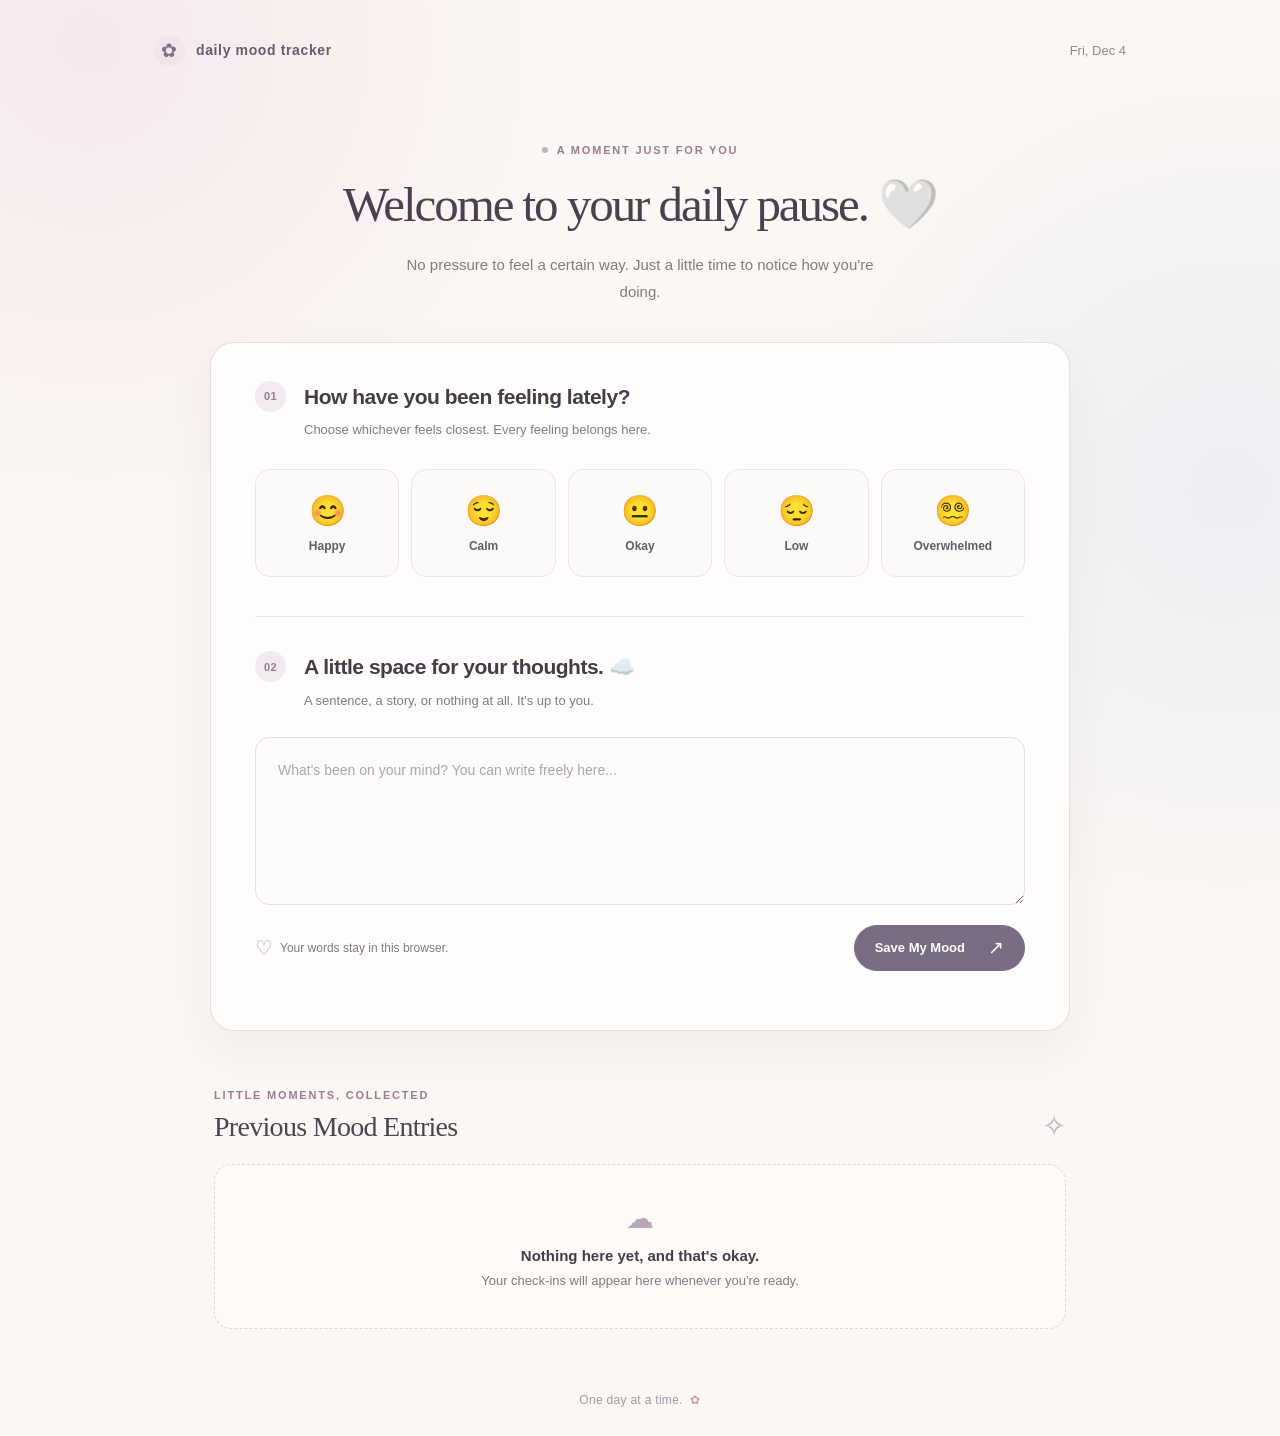
<file: Daily-Mood-Tracker/index.html>
<!DOCTYPE html>
<html lang="en">
<head>
  <meta charset="UTF-8" />
  <meta name="viewport" content="width=device-width, initial-scale=1.0" />
  <meta name="theme-color" content="#fbf7f4" />
  <meta name="description" content="A gentle space to check in with your feelings and reflect on the little moments of everyday life." />
  <title>Daily Mood Tracker — Your Daily Pause</title>
  <link rel="stylesheet" href="style.css" />
  <script src="script.js" defer></script>
</head>
<body>
  <div class="page-shell">
    <header class="site-header" aria-label="Site header">
      <div class="brand">
        <span class="brand-mark" aria-hidden="true">✿</span>
        <span>daily mood tracker</span>
      </div>
      <span class="header-date" id="header-date"></span>
    </header>

    <main class="main-content">
      <section class="welcome" aria-labelledby="welcome-title">
        <p class="eyebrow"><span class="eyebrow-dot" aria-hidden="true"></span> A moment just for you</p>
        <h1 id="welcome-title">Welcome to your daily pause. 🤍</h1>
        <p class="welcome-description">No pressure to feel a certain way. Just a little time to notice how you're doing.</p>
      </section>

      <div class="main-card">
        <form id="mood-form" novalidate>
          <section class="form-section" aria-labelledby="mood-title">
            <div class="section-heading">
              <span class="section-number" aria-hidden="true">01</span>
              <div>
                <h2 id="mood-title">How have you been feeling lately?</h2>
                <p>Choose whichever feels closest. Every feeling belongs here.</p>
              </div>
            </div>

            <fieldset class="mood-options">
              <legend class="sr-only">Choose your mood</legend>

              <label class="mood-option">
                <input type="radio" name="mood" value="happy" />
                <span class="mood-tile">
                  <span class="mood-emoji" aria-hidden="true">😊</span>
                  <span class="mood-name">Happy</span>
                </span>
              </label>

              <label class="mood-option">
                <input type="radio" name="mood" value="calm" />
                <span class="mood-tile">
                  <span class="mood-emoji" aria-hidden="true">😌</span>
                  <span class="mood-name">Calm</span>
                </span>
              </label>

              <label class="mood-option">
                <input type="radio" name="mood" value="okay" />
                <span class="mood-tile">
                  <span class="mood-emoji" aria-hidden="true">😐</span>
                  <span class="mood-name">Okay</span>
                </span>
              </label>

              <label class="mood-option">
                <input type="radio" name="mood" value="low" />
                <span class="mood-tile">
                  <span class="mood-emoji" aria-hidden="true">😔</span>
                  <span class="mood-name">Low</span>
                </span>
              </label>

              <label class="mood-option">
                <input type="radio" name="mood" value="overwhelmed" />
                <span class="mood-tile">
                  <span class="mood-emoji" aria-hidden="true">😵‍💫</span>
                  <span class="mood-name">Overwhelmed</span>
                </span>
              </label>
            </fieldset>
          </section>

          <div class="soft-divider" aria-hidden="true"></div>

          <section class="form-section journal-section" aria-labelledby="journal-title">
            <div class="section-heading">
              <span class="section-number" aria-hidden="true">02</span>
              <div>
                <h2 id="journal-title">A little space for your thoughts. ☁️</h2>
                <p>A sentence, a story, or nothing at all. It's up to you.</p>
              </div>
            </div>

            <label class="sr-only" for="journal-entry">Your thoughts</label>
            <textarea
              id="journal-entry"
              name="journal"
              rows="5"
              maxlength="2000"
              placeholder="What's been on your mind? You can write freely here..."
            ></textarea>

            <div class="form-footer">
              <p class="privacy-note"><span aria-hidden="true">♡</span> Your words stay in this browser.</p>
              <button type="submit" class="save-button" id="save-button">
                <span id="save-button-text">Save My Mood</span>
                <span class="button-arrow" aria-hidden="true">↗</span>
              </button>
            </div>
            <p class="form-status" id="form-status" role="status" aria-live="polite"></p>
          </section>
        </form>
      </div>

      <section class="history-section" aria-labelledby="history-title">
        <div class="history-heading">
          <div>
            <p class="eyebrow">Little moments, collected</p>
            <h2 id="history-title">Previous Mood Entries</h2>
          </div>
          <span class="history-ornament" aria-hidden="true">✧</span>
        </div>

        <div class="empty-state" id="empty-state">
          <span class="empty-state-icon" aria-hidden="true">☁</span>
          <p>Nothing here yet, and that's okay.</p>
          <span>Your check-ins will appear here whenever you're ready.</span>
        </div>
        <ul class="entry-list" id="entry-list" aria-label="Saved mood entries"></ul>
      </section>
    </main>

    <footer class="site-footer">One day at a time. <span aria-hidden="true">✿</span></footer>
  </div>
</body>
</html>
</file>
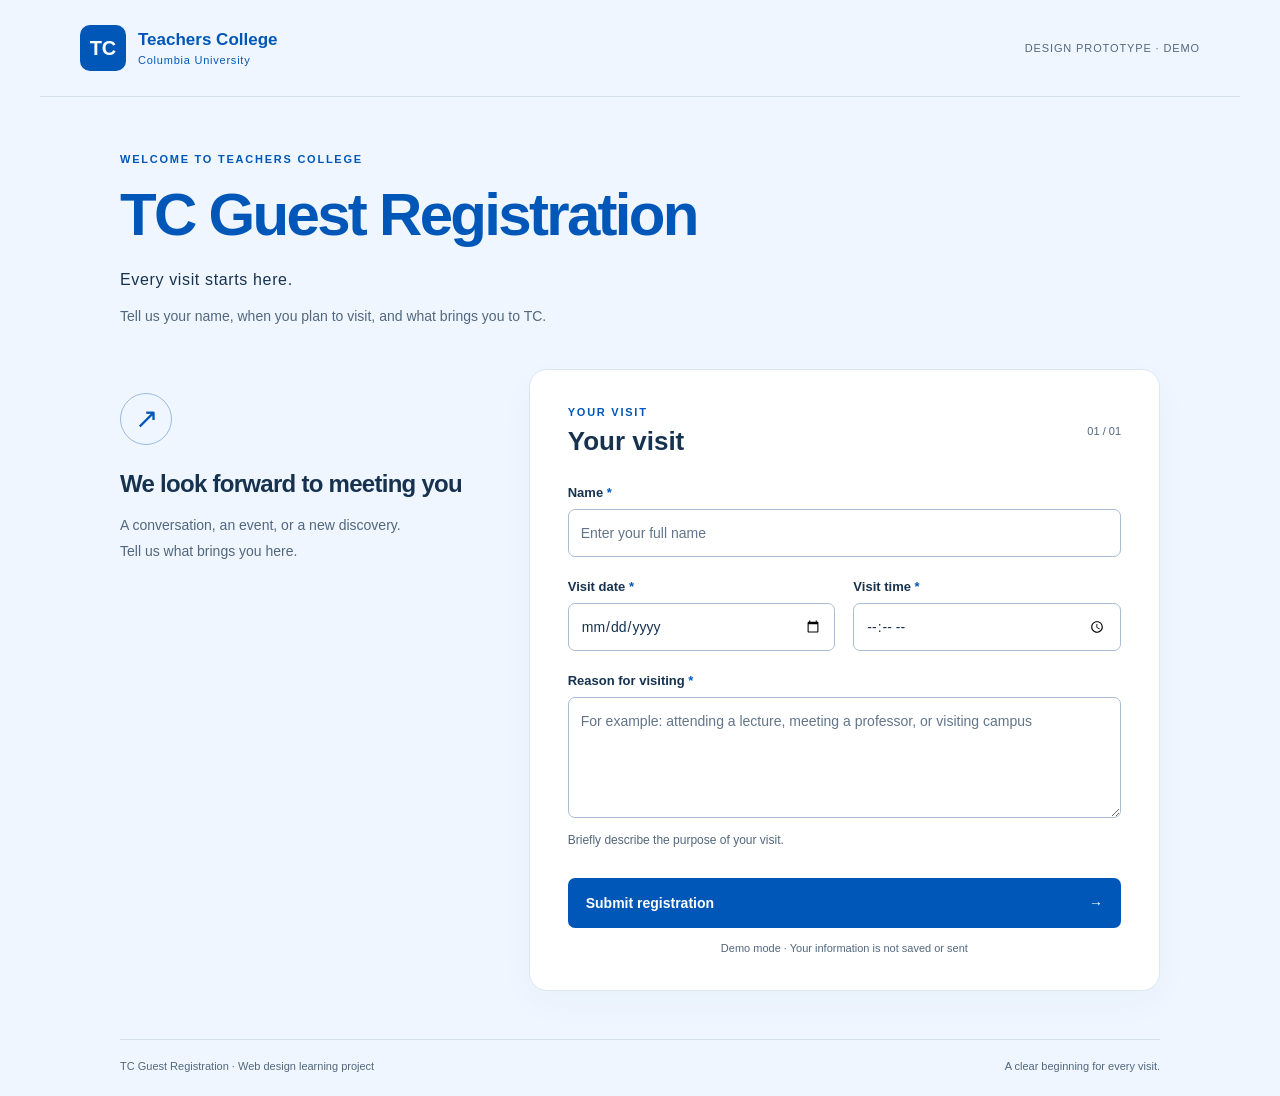
<file: discussion week6-7/index.html>
<!doctype html>
<html lang="en">
<head>
<meta charset="utf-8"><meta name="viewport" content="width=device-width, initial-scale=1">
<meta name="description" content="A guest registration design prototype for Teachers College."><title>TC Guest Registration</title>
<link rel="stylesheet" href="styles.css"><script src="app.js" defer></script>
</head>
<body>
<header class="masthead"><a class="wordmark" href="./index.html" aria-label="Return to registration home"><span class="monogram" aria-hidden="true">TC</span><span>Teachers College<small>Columbia University</small></span></a><span class="prototype">DESIGN PROTOTYPE · DEMO</span></header>
<main class="page-shell">
<header class="hero"><p class="eyebrow">WELCOME TO TEACHERS COLLEGE</p><h1>TC Guest Registration<span>Every visit starts here.</span></h1><p class="intro">Tell us your name, when you plan to visit, and what brings you to TC.</p></header>
<div class="layout">
<aside class="visit-note"><span class="note-icon" aria-hidden="true">↗</span><h2>We look forward to meeting you</h2><p>A conversation, an event, or a new discovery. Tell us what brings you here.</p></aside>
<section class="form-card" aria-labelledby="details-title">
<div id="registration"><div class="card-heading"><div><p class="eyebrow">YOUR VISIT</p><h2 id="details-title">Your visit</h2></div><span class="step">01 / 01</span></div>
<form id="visit-form">
<div class="field"><label for="guest-name">Name <span>*</span></label><input id="guest-name" name="name" autocomplete="name" required maxlength="100" placeholder="Enter your full name"></div>
<div class="field-row"><div class="field"><label for="visit-date">Visit date <span>*</span></label><input id="visit-date" name="date" type="date" required></div><div class="field"><label for="visit-time">Visit time <span>*</span></label><input id="visit-time" name="time" type="time" required></div></div>
<div class="field"><label for="visit-reason">Reason for visiting <span>*</span></label><textarea id="visit-reason" name="reason" rows="4" required maxlength="2000" aria-describedby="reason-hint" placeholder="For example: attending a lecture, meeting a professor, or visiting campus"></textarea><p class="hint" id="reason-hint">Briefly describe the purpose of your visit.</p></div>
<button class="submit" type="submit">Submit registration <span aria-hidden="true">→</span></button><p class="privacy">Demo mode · Your information is not saved or sent</p>
</form></div>
<div id="confirmation" hidden><span class="success-icon" aria-hidden="true">✓</span><p class="eyebrow">WELCOME TO TC</p><h2 tabindex="-1" id="confirmation-title">Welcome to TC</h2><button class="submit" type="button" id="restart">Back to registration <span aria-hidden="true">↩</span></button></div>
</section></div><footer class="page-footer">TC Guest Registration · Web design learning project<span>A clear beginning for every visit.</span></footer>
</main></body></html>
</file>
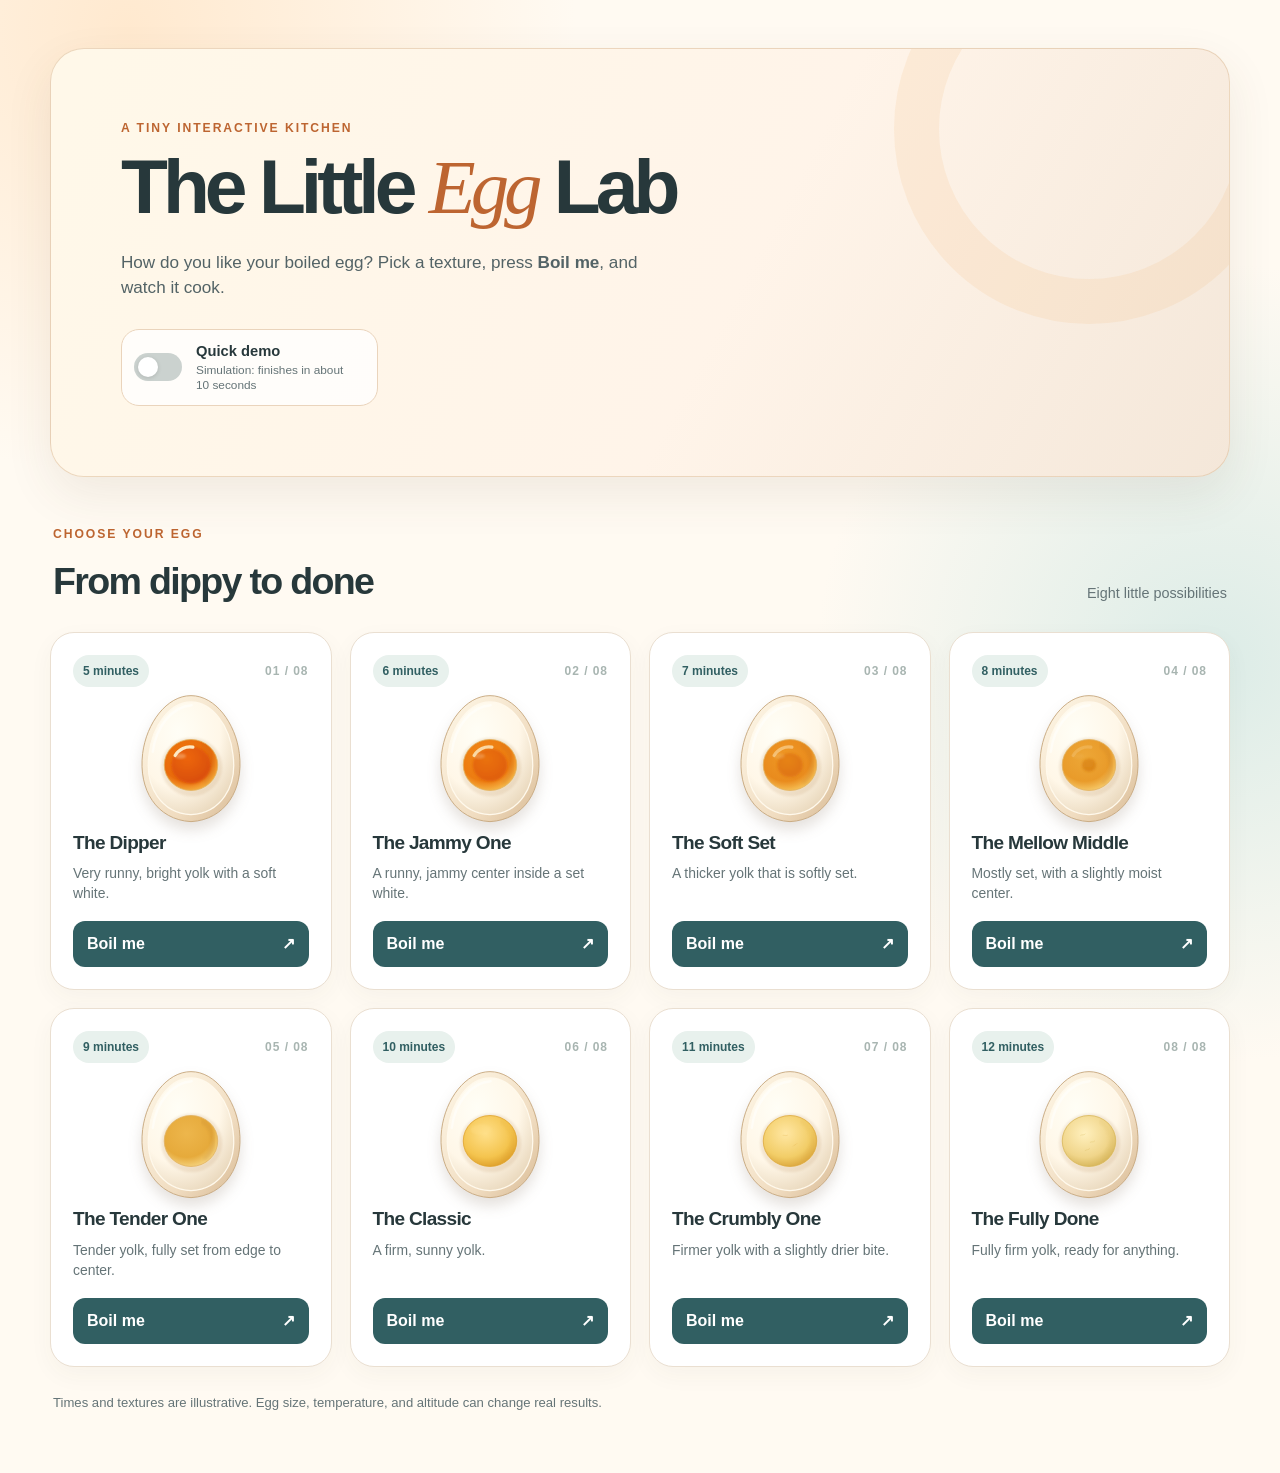
<file: HW1/index.html>
<!doctype html>
<html lang="en">
<head>
  <meta charset="UTF-8">
  <meta name="viewport" content="width=device-width, initial-scale=1">
  <meta name="theme-color" content="#fff7ed">
  <title>The Little Egg Lab</title>
  <link rel="stylesheet" href="style.css">
  <script src="script.js" defer></script>
</head>
<body>
  <main class="page-shell">
    <section id="choices-view" class="view" aria-labelledby="page-title">
      <header class="hero">
        <p class="eyebrow">A tiny interactive kitchen</p>
        <h1 id="page-title">The Little <em>Egg</em> Lab</h1>
        <p class="hero-copy">How do you like your boiled egg? Pick a texture, press <strong>Boil me</strong>, and watch it cook.</p>
        <label class="demo-control">
          <input id="quick-demo" type="checkbox">
          <span class="switch" aria-hidden="true"></span>
          <span class="demo-text"><strong>Quick demo</strong><small>Simulation: finishes in about 10 seconds</small></span>
        </label>
      </header>

      <div class="section-heading">
        <div>
          <p class="eyebrow">Choose your egg</p>
          <h2>From dippy to done</h2>
        </div>
        <p>Eight little possibilities</p>
      </div>
      <div id="egg-grid" class="egg-grid"></div>
      <p class="footnote">Times and textures are illustrative. Egg size, temperature, and altitude can change real results.</p>
    </section>

    <section id="cooking-view" class="view stage-view" aria-labelledby="stage-title" hidden>
      <div class="stage-card">
        <p class="eyebrow">Your egg is on its way</p>
        <h2 id="stage-title" tabindex="-1">Getting ready</h2>
        <p id="selected-label" class="stage-selection"></p>
        <div class="stage-visual" aria-hidden="true">
          <div class="pot">
            <span class="bubble bubble-one"></span>
            <span class="bubble bubble-two"></span>
            <span class="bubble bubble-three"></span>
            <span class="pot-egg"></span>
          </div>
        </div>
        <p id="countdown-number" class="big-number" aria-live="polite"></p>
        <p id="timer-number" class="big-number timer-number" role="timer" aria-live="off" hidden></p>
        <p id="stage-status" class="stage-status" aria-live="polite"></p>
        <p id="demo-note" class="demo-note" hidden>Quick demo is a simulation. Your chosen egg still gets its own result.</p>
      </div>
    </section>

    <section id="result-view" class="view stage-view" aria-labelledby="result-title" hidden>
      <div class="result-card">
        <p class="eyebrow">Ding! It's ready</p>
        <h2 id="result-title" tabindex="-1">Your egg is ready</h2>
        <div id="result-art" class="result-art"></div>
        <p id="result-minutes" class="result-minutes"></p>
        <p id="result-texture" class="result-texture"></p>
        <div class="serving-box">
          <span aria-hidden="true">✦</span>
          <p id="result-serving"></p>
        </div>
        <button id="try-another" class="primary-button" type="button">Try another egg <span aria-hidden="true">↗</span></button>
      </div>
    </section>
  </main>
</body>
</html>
</file>
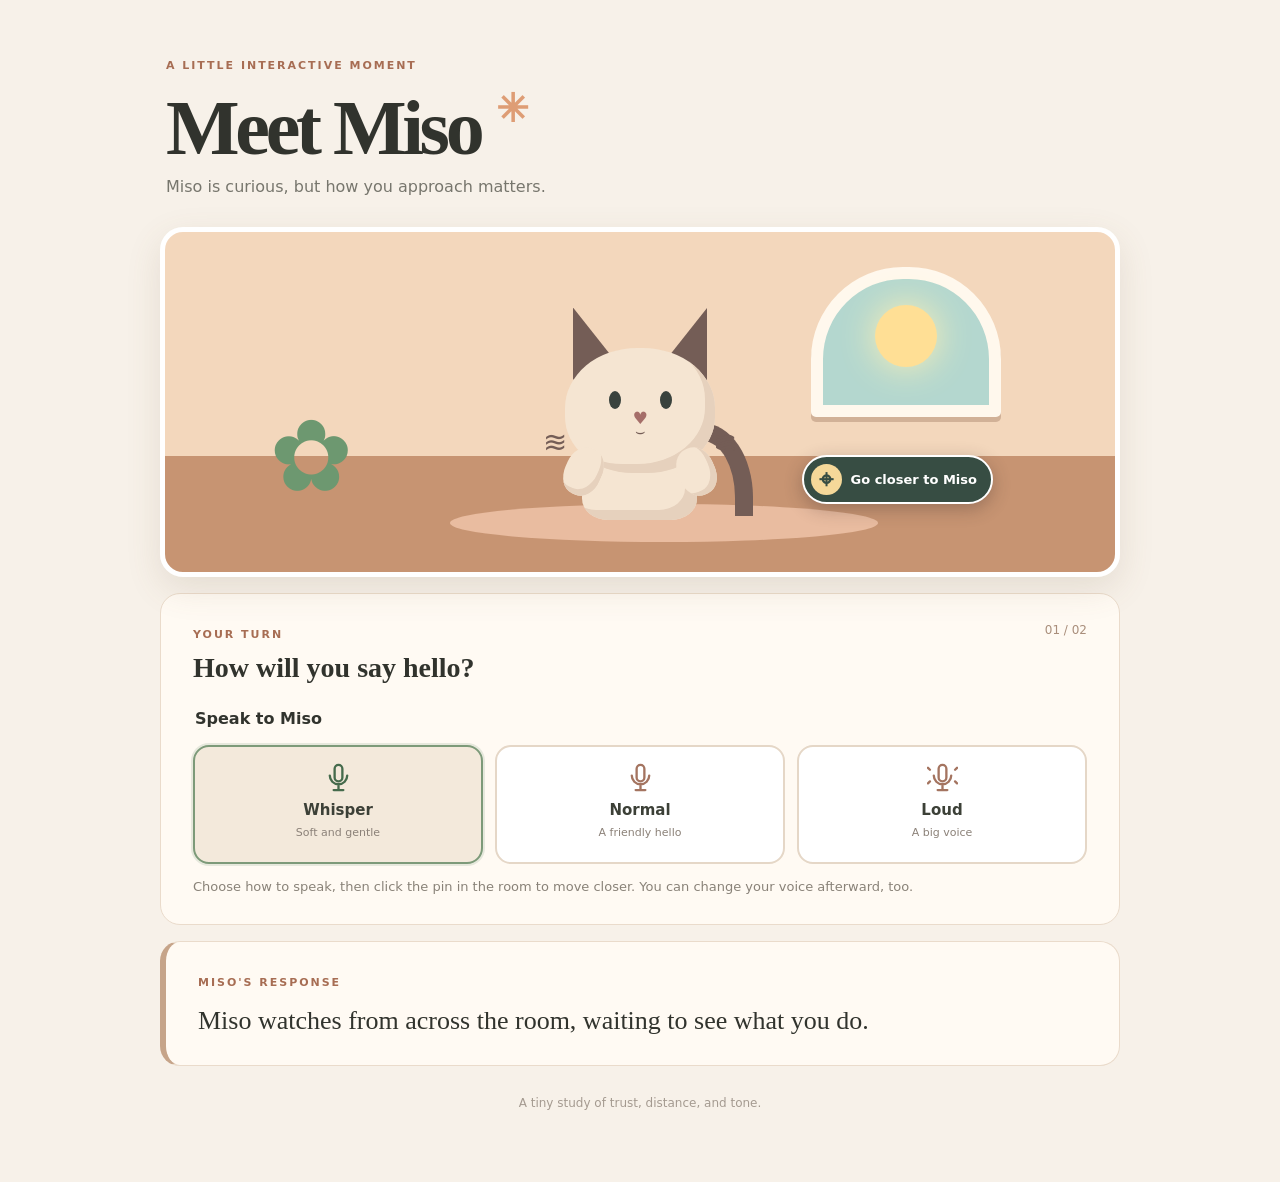
<file: hw2/index.html>
<!doctype html>
<html lang="en">
<head>
  <meta charset="utf-8">
  <meta name="viewport" content="width=device-width, initial-scale=1">
  <title>Meet Miso · A tiny interaction</title>
  <link rel="stylesheet" href="style.css">
  <script src="script.js" defer></script>
</head>
<body>
  <main class="app" id="app" data-mood="watching">
    <header><span class="label">A LITTLE INTERACTIVE MOMENT</span><h1>Meet Miso <span>✳</span></h1><p>Miso is curious, but how you approach matters.</p></header>
    <section class="scene" aria-label="Miso the cat in a room">
      <div class="window"><div class="sun"></div></div>
      <div class="plant" aria-hidden="true">✿</div>
      <div class="cat" aria-hidden="true"><div class="ears"><i></i><i></i></div><div class="face"><div class="eyes"><i></i><i></i></div><div class="nose">♥</div><div class="mouth">⌣</div><div class="whiskers left">≋</div><div class="whiskers right">≋</div></div><div class="body"></div><div class="paws"><i></i><i></i></div><div class="tail"></div></div>
      <div class="rug"></div>
      <span class="sound" aria-hidden="true">♫</span>
      <button class="scene-pin" id="approach" type="button" aria-pressed="false"><span class="pin-dot" aria-hidden="true">⌖</span><span class="pin-text">Go closer to Miso</span></button>
    </section>
    <section class="controls" aria-label="How to approach Miso">
      <div class="control-heading"><div><span class="label">YOUR TURN</span><h2>How will you say hello?</h2></div><span class="step">01 / 02</span></div>
      <fieldset class="voice-choices"><legend>Speak to Miso</legend>
        <label class="voice-option"><input type="radio" name="voice" value="whisper" checked><span class="voice-card"><svg viewBox="0 0 32 32" aria-hidden="true"><rect x="12" y="3" width="8" height="17" rx="4"/><path d="M7 14a9 9 0 0 0 18 0M16 23v6m-5 0h10"/></svg><strong>Whisper</strong><small>Soft and gentle</small></span></label>
        <label class="voice-option"><input type="radio" name="voice" value="normal"><span class="voice-card"><svg viewBox="0 0 32 32" aria-hidden="true"><rect x="12" y="3" width="8" height="17" rx="4"/><path d="M7 14a9 9 0 0 0 18 0M16 23v6m-5 0h10"/></svg><strong>Normal</strong><small>A friendly hello</small></span></label>
        <label class="voice-option"><input type="radio" name="voice" value="loud"><span class="voice-card"><svg viewBox="0 0 32 32" aria-hidden="true"><rect x="12" y="3" width="8" height="17" rx="4"/><path d="M7 14a9 9 0 0 0 18 0M16 23v6m-5 0h10"/><path d="M3 8 1 6m28 2 2-2M3 20l-2 2m28-2 2 2"/></svg><strong>Loud</strong><small>A big voice</small></span></label>
      </fieldset>
      <p class="tip">Choose how to speak, then click the pin in the room to move closer. You can change your voice afterward, too.</p>
    </section>
    <section class="response" aria-live="polite"><span class="label">MISO'S RESPONSE</span><p id="response-text">Miso watches from across the room, waiting to see what you do.</p></section>
    <footer>A tiny study of trust, distance, and tone.</footer>
  </main>
</body>
</html>
</file>
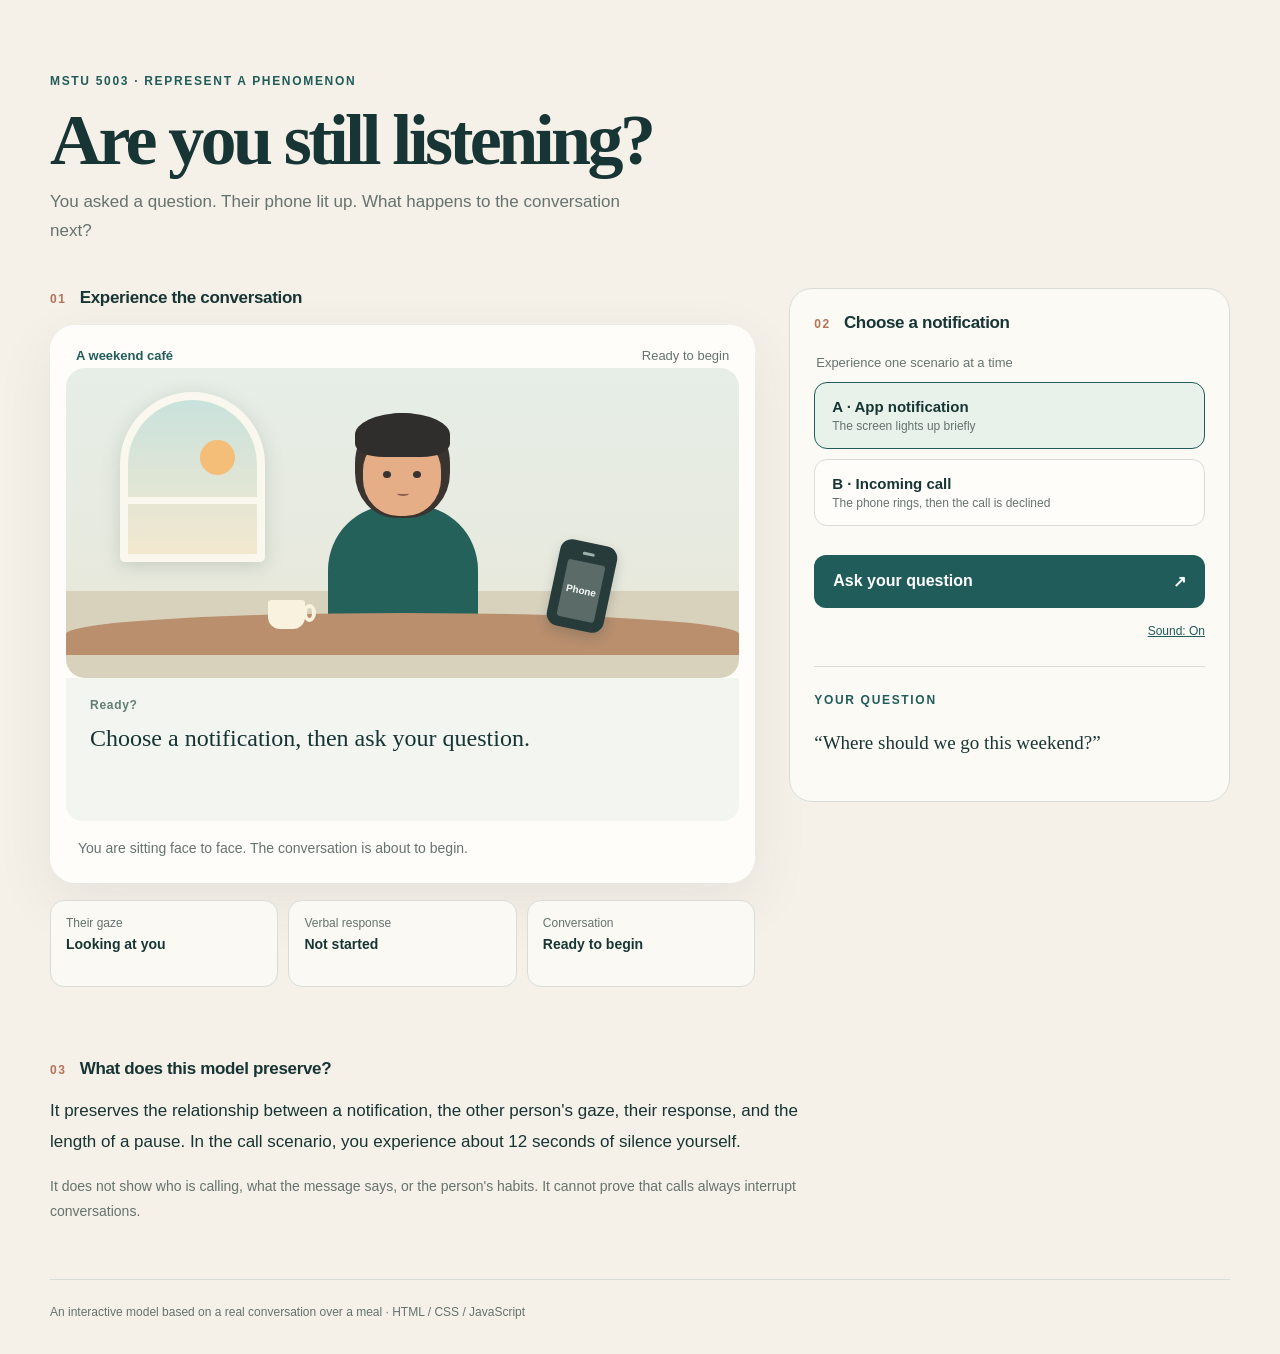
<file: Represent a Phenomenon with Code and AI/index.html>
<!doctype html>
<html lang="en">
  <head>
    <meta charset="UTF-8" />
    <meta name="viewport" content="width=device-width, initial-scale=1" />
    <meta name="theme-color" content="#f5f0e8" />
    <title>Are You Still Listening? | Phone Notifications and Conversation</title>
    <link rel="stylesheet" href="style.css" />
    <script src="script.js" defer></script>
  </head>
  <body>
    <main class="page">
      <header class="intro">
        <p class="eyebrow">MSTU 5003 · Represent a Phenomenon</p>
        <h1>Are you still listening?</h1>
        <p class="intro-copy">You asked a question. Their phone lit up. What happens to the conversation next?</p>
      </header>

      <div class="layout">
        <section class="experience" aria-labelledby="experience-title">
          <div class="section-heading">
            <span class="section-number">01</span>
            <h2 id="experience-title">Experience the conversation</h2>
          </div>

          <div class="scene" id="scene" data-phase="ready" data-gaze="you">
            <div class="scene-topline">
              <span class="location-tag">A weekend café</span>
              <span class="scene-progress" id="scene-progress">Ready to begin</span>
            </div>

            <div class="scene-art" aria-hidden="true">
              <div class="window">
                <span class="sun"></span>
                <span class="window-line"></span>
              </div>
              <div class="person">
                <div class="head">
                  <div class="hair"></div>
                  <div class="face">
                    <span class="eye eye-left"></span>
                    <span class="eye eye-right"></span>
                    <span class="mouth"></span>
                  </div>
                </div>
                <div class="body"></div>
              </div>
              <div class="table-surface"></div>
              <div class="cup"><span class="cup-handle"></span></div>
              <div class="phone" id="phone" data-alert="none">
                <span class="phone-camera"></span>
                <span class="phone-screen" id="phone-screen">Phone</span>
              </div>
            </div>

            <div class="dialogue" aria-live="polite" aria-atomic="true">
              <p class="speaker" id="speaker">Ready?</p>
              <p class="spoken-line" id="spoken-line">Choose a notification, then ask your question.</p>
            </div>

            <p class="scene-note" id="scene-note" aria-live="polite">You are sitting face to face. The conversation is about to begin.</p>
          </div>

          <div class="observations" aria-label="Observable behavior right now">
            <div class="observation">
              <span>Their gaze</span>
              <strong id="gaze-value">Looking at you</strong>
            </div>
            <div class="observation">
              <span>Verbal response</span>
              <strong id="speech-value">Not started</strong>
            </div>
            <div class="observation">
              <span>Conversation</span>
              <strong id="conversation-value">Ready to begin</strong>
            </div>
          </div>
        </section>

        <aside class="control-panel" aria-labelledby="controls-title">
          <div class="section-heading">
            <span class="section-number">02</span>
            <h2 id="controls-title">Choose a notification</h2>
          </div>

          <fieldset class="choices" id="scenario-choices">
            <legend>Experience one scenario at a time</legend>
            <label class="choice" for="casual">
              <input type="radio" id="casual" name="scenario" value="casual" checked />
              <span class="choice-content">
                <span class="choice-title">A · App notification</span>
                <span class="choice-description">The screen lights up briefly</span>
              </span>
            </label>
            <label class="choice" for="call">
              <input type="radio" id="call" name="scenario" value="call" />
              <span class="choice-content">
                <span class="choice-title">B · Incoming call</span>
                <span class="choice-description">The phone rings, then the call is declined</span>
              </span>
            </label>
          </fieldset>

          <button class="start-button" id="start-button" type="button">Ask your question <span aria-hidden="true">↗</span></button>
          <button class="sound-button" id="sound-button" type="button" aria-pressed="true">Sound: On</button>

          <div class="question-card">
            <span class="question-label">Your question</span>
            <p>“Where should we go this weekend?”</p>
          </div>

          <div class="reflection" id="reflection" hidden>
            <span class="reflection-label">After the experience</span>
            <p id="reflection-text"></p>
            <button id="other-button" type="button">Try the other scenario <span aria-hidden="true">→</span></button>
          </div>
        </aside>
      </div>

      <section class="context" aria-labelledby="context-title">
        <div class="section-heading">
          <span class="section-number">03</span>
          <h2 id="context-title">What does this model preserve?</h2>
        </div>
        <p>It preserves the relationship between a notification, the other person's gaze, their response, and the length of a pause. In the call scenario, you experience about 12 seconds of silence yourself.</p>
        <p class="limitation">It does not show who is calling, what the message says, or the person's habits. It cannot prove that calls always interrupt conversations.</p>
      </section>

      <footer>An interactive model based on a real conversation over a meal · HTML / CSS / JavaScript</footer>
    </main>
  </body>
</html>
</file>
<file: Daily-Mood-Tracker/style.css>
/* Daily Mood Tracker — soft, calm, responsive, and dependency-free. */
:root {
  color-scheme: light;
  --bg: #fbf7f4;
  --paper: #fffdfb;
  --text: #443c49;
  --muted: #827984;
  --subtle: #a69ca6;
  --border: #ece5e8;
  --accent: #786b82;
  --accent-dark: #61536d;
  --accent-wash: #f2ecf4;
  --shadow: 0 18px 52px rgba(74, 52, 67, 0.055);
  font-family: -apple-system, BlinkMacSystemFont, "Segoe UI", "Helvetica Neue", Arial, sans-serif;
  font-synthesis: none;
  -webkit-font-smoothing: antialiased;
}

*, *::before, *::after { box-sizing: border-box; }
html { scroll-behavior: smooth; }
body {
  min-height: 100vh;
  margin: 0;
  color: var(--text);
  background:
    radial-gradient(circle at 7% 3%, rgba(240, 217, 226, .5), transparent 29rem),
    radial-gradient(circle at 96% 34%, rgba(222, 229, 241, .49), transparent 28rem),
    var(--bg);
}
button, input, textarea { font: inherit; }
button { cursor: pointer; }
.page-shell { max-width: 1052px; margin: 0 auto; padding: 0 40px; }

.site-header {
  min-height: 100px;
  display: flex;
  align-items: center;
  justify-content: space-between;
  gap: 20px;
}
.brand { display: inline-flex; align-items: center; gap: 11px; color: #665b6e; font-size: 14px; font-weight: 700; letter-spacing: .045em; }
.brand-mark { width: 31px; height: 31px; display: grid; place-items: center; border-radius: 50%; color: #806d83; background: #f0e5e9; font-size: 19px; }
.header-date { color: #92868f; font-size: 13px; }
.main-content { max-width: 860px; margin: 0 auto; }

.welcome { padding: 39px 16px 37px; text-align: center; }
.eyebrow { color: #9a7c92; font-size: 11px; font-weight: 750; letter-spacing: .165em; text-transform: uppercase; }
.welcome .eyebrow { display: inline-flex; align-items: center; gap: 9px; margin: 0 0 19px; }
.eyebrow-dot { height: 6px; width: 6px; border-radius: 50%; background: #cfabbf; }
h1, h2, p { margin-top: 0; }
h1, h2 { text-wrap: balance; }
h1 {
  margin-bottom: 16px;
  color: #4b4050;
  font-family: Georgia, "Times New Roman", serif;
  font-size: clamp(32px, 4.1vw, 49px);
  font-weight: 500;
  line-height: 1.22;
  letter-spacing: -.042em;
}
.welcome-description { max-width: 490px; margin: 0 auto; color: var(--muted); font-size: 15px; line-height: 1.8; }

.main-card {
  background: var(--paper);
  border: 1px solid rgba(224, 213, 219, .75);
  border-radius: 24px;
  padding: 38px 44px 34px;
  box-shadow: var(--shadow);
}
.section-heading { display: flex; gap: 18px; align-items: flex-start; }
.section-number { flex: 0 0 auto; display: grid; place-items: center; height: 31px; width: 31px; border-radius: 50%; background: #f3eaf1; color: #927e8f; font-size: 11px; font-weight: 750; letter-spacing: .03em; }
.section-heading h2 { margin: 1px 0 8px; font-size: 21px; line-height: 1.4; letter-spacing: -.023em; font-weight: 650; }
.section-heading p { margin: 0; color: var(--muted); font-size: 13px; line-height: 1.7; }
.mood-options { border: 0; padding: 0; margin: 28px 0 0; min-width: 0; display: grid; grid-template-columns: repeat(5, minmax(0, 1fr)); gap: 12px; }
.mood-option { min-width: 0; position: relative; display: block; cursor: pointer; }
.mood-option input { position: absolute; opacity: 0; width: 1px; height: 1px; }
.mood-tile {
  display: flex;
  flex-direction: column;
  align-items: center;
  justify-content: center;
  gap: 12px;
  min-height: 108px;
  padding: 17px 8px;
  text-align: center;
  background: #fcfaf9;
  border: 1.5px solid #ebe5e7;
  border-radius: 15px;
  transition: border-color .18s ease, background-color .18s ease, box-shadow .18s ease, transform .18s ease;
}
.mood-option:hover .mood-tile { border-color: #c9b7c8; background: #faf6fa; transform: translateY(-2px); }
.mood-option input:checked + .mood-tile { background: #f5edf5; border-color: #b7a1bb; box-shadow: 0 0 0 2px rgba(183, 161, 187, .15); }
.mood-option input:focus-visible + .mood-tile { outline: 3px solid #8b709c; outline-offset: 3px; }
.mood-emoji { font-size: 30px; line-height: 1.1; }
.mood-name { font-size: 12px; color: #645d68; font-weight: 650; }
.soft-divider { height: 1px; margin: 39px 0 34px; background: var(--border); }
.journal-section textarea {
  display: block;
  width: 100%;
  min-height: 146px;
  resize: vertical;
  margin-top: 25px;
  padding: 20px 22px;
  border: 1px solid #e7dfe4;
  border-radius: 14px;
  outline: none;
  background: #fdfbfc;
  color: var(--text);
  font-size: 14px;
  line-height: 1.8;
  transition: border-color .18s ease, box-shadow .18s ease;
}
.journal-section textarea::placeholder { color: #afa4ac; }
.journal-section textarea:focus { border-color: #b5a0ba; box-shadow: 0 0 0 3px rgba(181, 160, 186, .14); }
.form-footer { display: flex; align-items: center; justify-content: space-between; gap: 24px; margin-top: 20px; }
.privacy-note { display: flex; align-items: center; gap: 7px; margin: 0; color: var(--muted); font-size: 12px; line-height: 1.5; }
.privacy-note span { color: #b18fa4; font-size: 20px; line-height: 1; }
.save-button {
  min-height: 46px;
  padding: 12px 20px;
  border: 1px solid var(--accent);
  border-radius: 100px;
  background: var(--accent);
  color: white;
  display: inline-flex;
  align-items: center;
  justify-content: center;
  gap: 23px;
  font-size: 13px;
  font-weight: 650;
  white-space: nowrap;
  transition: background-color .18s ease, transform .18s ease, box-shadow .18s ease;
}
.save-button:hover { background: var(--accent-dark); transform: translateY(-1px); box-shadow: 0 6px 14px rgba(90, 72, 99, .16); }
.save-button:focus-visible, .remove-button:focus-visible { outline: 3px solid #b7a1bb; outline-offset: 4px; }
.button-arrow { font-size: 19px; line-height: .7; font-weight: 400; }
.form-status { min-height: 1.1em; margin: 12px 0 0; color: #806687; font-size: 12px; text-align: right; line-height: 1.6; }

.history-section { margin: 58px 4px 64px; }
.history-heading { display: flex; justify-content: space-between; align-items: flex-end; gap: 12px; margin-bottom: 21px; }
.history-heading .eyebrow { margin: 0 0 10px; }
.history-heading h2 { margin: 0; color: #4e4351; font-family: Georgia, "Times New Roman", serif; font-weight: 500; font-size: 28px; letter-spacing: -.025em; }
.history-ornament { color: #c8aec0; font-size: 29px; }
.empty-state { padding: 37px 24px; border: 1px dashed #e1d6de; border-radius: 18px; text-align: center; background: rgba(255, 253, 251, .55); }
.empty-state[hidden] { display: none; }
.empty-state-icon { display: block; margin-bottom: 12px; color: #b7a7b7; font-size: 28px; }
.empty-state p { margin: 0 0 6px; font-size: 15px; font-weight: 600; }
.empty-state > span:last-child { color: var(--muted); font-size: 13px; line-height: 1.65; }
.entry-list { display: grid; gap: 13px; margin: 0; padding: 0; list-style: none; }
.entry-card { display: flex; justify-content: space-between; align-items: flex-start; gap: 20px; padding: 20px 23px; border: 1px solid #eae1e7; border-radius: 17px; background: #fffdfb; }
.entry-top { display: flex; align-items: center; gap: 10px; flex-wrap: wrap; }
.entry-mood { display: inline-flex; align-items: center; gap: 8px; color: #5b4e5d; font-size: 14px; font-weight: 650; }
.entry-date { color: #928890; font-size: 12px; }
.entry-note { margin: 10px 0 0; color: #706672; font-size: 13px; line-height: 1.75; white-space: pre-wrap; overflow-wrap: anywhere; }
.remove-button { padding: 3px 0; border: none; background: none; color: #988391; font-size: 12px; text-decoration: underline; text-underline-offset: 3px; }
.remove-button:hover { color: #704e69; }
.site-footer { padding: 0 0 29px; color: #a395a2; text-align: center; font-size: 12px; letter-spacing: .025em; }
.site-footer span { color: #c69eaf; margin-left: 4px; }
.sr-only { position: absolute; width: 1px; height: 1px; overflow: hidden; clip: rect(0,0,0,0); white-space: nowrap; clip-path: inset(50%); }

@media (max-width: 750px) {
  .page-shell { padding: 0 22px; }
  .site-header { min-height: 79px; }
  .welcome { padding: 29px 8px 32px; }
  .main-card { padding: 31px 27px; }
  .mood-options { grid-template-columns: repeat(3, minmax(0, 1fr)); }
}
@media (max-width: 480px) {
  .page-shell { padding: 0 15px; }
  .site-header { min-height: 73px; }
  .brand { gap: 7px; font-size: 12px; }
  .brand-mark { width: 28px; height: 28px; font-size: 17px; }
  .header-date { font-size: 11px; text-align: right; }
  .welcome { padding: 24px 4px 29px; }
  h1 { font-size: 34px; }
  .welcome-description { font-size: 13px; }
  .main-card { padding: 26px 20px; border-radius: 20px; }
  .section-heading { gap: 12px; }
  .section-heading h2 { font-size: 19px; }
  .section-heading p { font-size: 12px; }
  .mood-options { grid-template-columns: repeat(2, minmax(0, 1fr)); gap: 10px; margin-top: 22px; }
  .mood-option:last-child { grid-column: 1 / -1; width: calc(50% - 5px); justify-self: center; }
  .mood-tile { min-height: 98px; }
  .mood-emoji { font-size: 27px; }
  .soft-divider { margin: 31px 0; }
  .journal-section textarea { padding: 16px; }
  .form-footer { flex-direction: column; align-items: stretch; gap: 17px; }
  .save-button { width: 100%; }
  .form-status { text-align: center; }
  .history-section { margin: 45px 4px 53px; }
  .history-heading h2 { font-size: 25px; }
  .entry-card { padding: 18px 17px; }
}
@media (prefers-reduced-motion: reduce) {
  html { scroll-behavior: auto; }
  *, *::before, *::after { transition-duration: .01ms !important; animation-duration: .01ms !important; }
}
</file>
<file: discussion week6-7/styles.css>
/* Adobe Fonts candidate: Source Han Sans Simplified Chinese.
   Add a licensed Adobe Fonts project stylesheet when available. */
:root{--blue:#0057b8;--ink:#16324f;--muted:#52677e;--pale:#eff6ff;--line:#d3dfec;font-family:"source-han-sans-simplified-c","PingFang SC","Microsoft YaHei",sans-serif;color:var(--ink);background:var(--pale);font-synthesis:none}
*{box-sizing:border-box}body{margin:0}button,input,textarea{font:inherit}[hidden]{display:none!important}
.masthead{max-width:1200px;margin:auto;padding:25px 40px;display:flex;align-items:center;justify-content:space-between;gap:16px;border-bottom:1px solid var(--line)}
.wordmark{display:flex;gap:12px;align-items:center;text-decoration:none;color:var(--blue);font-size:17px;font-weight:700}.wordmark small{display:block;font-size:11px;font-weight:400;margin-top:4px;letter-spacing:.07em}.monogram{display:grid;place-items:center;background:var(--blue);color:white;width:46px;height:46px;border-radius:10px;font-size:20px}.prototype{font-size:11px;color:var(--muted);letter-spacing:.08em}
.page-shell{max-width:1120px;margin:auto;padding:56px 40px 24px}.eyebrow{font-size:11px;font-weight:700;letter-spacing:.16em;color:var(--blue);margin:0 0 15px}.hero h1{font-size:clamp(36px,5vw,60px);line-height:1.18;letter-spacing:-.045em;margin:0;color:var(--blue)}.hero h1 span{display:block;font-size:16px;letter-spacing:.04em;font-weight:400;margin-top:20px;color:var(--ink)}.intro{font-size:14px;line-height:1.8;color:var(--muted);margin:14px 0 0}
.layout{display:grid;grid-template-columns:minmax(0,.8fr) minmax(0,1.4fr);gap:48px;margin-top:40px;align-items:start}.visit-note{padding:24px 0}.note-icon{display:grid;place-items:center;width:52px;height:52px;border:1px solid #9cbbdf;border-radius:50%;color:var(--blue);font-size:28px}.visit-note h2{font-size:24px;letter-spacing:-.03em;margin:25px 0 14px}.visit-note p{font-size:14px;line-height:1.9;color:var(--muted);max-width:290px}.note-footer{margin-top:48px;padding-top:23px;border-top:1px solid var(--line)}.tiny-label{font-weight:700;font-size:12px}.note-footer p{font-size:12px}
.form-card{background:white;padding:36px 38px;border:1px solid #dce7f3;border-radius:18px;box-shadow:0 12px 36px #16324f08;min-width:0}.card-heading{display:flex;justify-content:space-between;align-items:center;margin-bottom:28px}.card-heading .eyebrow{margin-bottom:8px}h2{font-size:26px;margin:0}.step{font-size:11px;color:var(--muted)}.field{margin-top:22px;min-width:0}form>.field:first-child{margin-top:0}label{display:block;font-size:13px;font-weight:700;margin-bottom:9px}label span{color:var(--blue)}input,textarea{width:100%;min-width:0;max-width:100%;border:1px solid #a9bdd3;border-radius:7px;background:white;padding:12px;color:var(--ink);min-height:48px;font-size:14px}textarea{resize:vertical;line-height:1.7}input::placeholder,textarea::placeholder{color:#62758a}.field-row{display:grid;grid-template-columns:minmax(0,1fr) minmax(0,1fr);gap:18px}:focus-visible{outline:3px solid var(--blue);outline-offset:4px}.hint{font-size:12px;color:var(--muted);line-height:1.8;margin:8px 0 0}.submit{display:flex;width:100%;justify-content:space-between;align-items:center;min-height:50px;margin-top:26px;padding:13px 18px;border:0;border-radius:7px;background:var(--blue);color:white;font-weight:700;font-size:14px;cursor:pointer}.submit:hover{background:#004390}.privacy{text-align:center;font-size:11px;color:var(--muted);margin:14px 0 0}.page-footer{display:flex;justify-content:space-between;gap:16px;border-top:1px solid var(--line);margin-top:48px;padding-top:20px;color:var(--muted);font-size:11px}.success-icon{display:grid;place-items:center;background:var(--pale);color:var(--blue);width:60px;height:60px;border-radius:50%;font-size:30px;margin-bottom:28px}.confirmation-copy{font-size:20px;line-height:1.7}#confirmation{padding:16px 0}
@media(max-width:720px){.masthead{padding:18px 20px}.wordmark{font-size:14px}.prototype{font-size:10px}.page-shell{padding:36px 20px 24px}.layout{grid-template-columns:1fr;gap:24px;margin-top:28px}.visit-note{padding:0}.note-icon,.visit-note>h2,.visit-note>p{display:none}.note-footer{margin:0;padding:16px 0;border-top:1px solid var(--line)}.note-footer p{max-width:none;margin:6px 0}.form-card{padding:26px 22px;border-radius:12px}.field-row{grid-template-columns:1fr;gap:0}.page-footer{flex-direction:column;margin-top:30px;gap:8px}.hero h1 span{font-size:15px}.wordmark small{font-size:9px}}
</file>
<file: HW1/style.css>
:root {
  --ink: #27383b;
  --muted: #657477;
  --cream: #fffaf2;
  --paper: #ffffff;
  --peach: #f8e5cf;
  --orange: #e9954b;
  --orange-dark: #bd6531;
  --teal: #315f62;
  --border: #eadfd1;
  --shadow: 0 18px 48px rgba(91, 66, 44, .09);
}

* { box-sizing: border-box; }
html { scroll-behavior: smooth; }
body {
  margin: 0;
  min-width: 320px;
  color: var(--ink);
  background:
    radial-gradient(circle at 10% 2%, #ffe9cf 0, transparent 28rem),
    radial-gradient(circle at 95% 45%, #dcece7 0, transparent 25rem),
    var(--cream);
  font-family: ui-rounded, "Avenir Next", Avenir, -apple-system, BlinkMacSystemFont, "Segoe UI", sans-serif;
  line-height: 1.5;
}
button, input { font: inherit; }
button { cursor: pointer; }
button:focus-visible, input:focus-visible + .switch, h2:focus-visible {
  outline: 3px solid var(--teal);
  outline-offset: 4px;
}
[hidden] { display: none !important; }
.page-shell { width: min(1180px, calc(100% - 40px)); margin: 0 auto; padding: 48px 0 60px; }
.eyebrow {
  margin: 0 0 10px;
  color: var(--orange-dark);
  font-size: .76rem;
  font-weight: 800;
  letter-spacing: .16em;
  text-transform: uppercase;
}
.hero {
  position: relative;
  overflow: hidden;
  padding: clamp(34px, 6vw, 70px);
  border: 1px solid rgba(224, 194, 161, .6);
  border-radius: 34px;
  background: linear-gradient(118deg, #fff8e9 4%, #fff4e9 58%, #f4e7d9);
  box-shadow: var(--shadow);
}
.hero::after {
  content: "";
  position: absolute;
  width: 300px;
  height: 300px;
  right: -55px;
  top: -115px;
  border: 45px solid rgba(239, 175, 109, .14);
  border-radius: 50%;
  pointer-events: none;
}
.hero h1 {
  position: relative;
  z-index: 1;
  margin: 0;
  max-width: 670px;
  font-size: clamp(2.7rem, 6vw, 5.2rem);
  line-height: 1.02;
  letter-spacing: -.065em;
}
.hero h1 em { color: var(--orange-dark); font-family: Georgia, serif; font-weight: 500; }
.hero-copy { position: relative; z-index: 1; max-width: 520px; margin: 22px 0 28px; color: #536366; font-size: 1.07rem; }
.demo-control {
  position: relative;
  z-index: 1;
  display: inline-flex;
  align-items: center;
  gap: 14px;
  padding: 12px 18px 12px 12px;
  border: 1px solid #ead4bc;
  border-radius: 18px;
  background: rgba(255,255,255,.76);
  cursor: pointer;
}
.demo-control input { position: absolute; opacity: 0; width: 1px; height: 1px; }
.switch {
  position: relative;
  flex: 0 0 48px;
  height: 28px;
  border-radius: 99px;
  background: #cbd2cf;
  transition: background .2s;
}
.switch::after {
  content: "";
  position: absolute;
  top: 4px;
  left: 4px;
  width: 20px;
  height: 20px;
  border-radius: 50%;
  background: white;
  box-shadow: 0 1px 4px #0002;
  transition: transform .2s;
}
.demo-control input:checked + .switch { background: var(--teal); }
.demo-control input:checked + .switch::after { transform: translateX(20px); }
.demo-text { display: flex; flex-direction: column; line-height: 1.25; }
.demo-text strong { font-size: .92rem; }
.demo-text small { margin-top: 3px; color: var(--muted); font-size: .74rem; }
.section-heading { display: flex; align-items: end; justify-content: space-between; gap: 20px; margin: 48px 3px 22px; }
.section-heading h2 { margin: 0; font-size: clamp(1.65rem, 3vw, 2.35rem); letter-spacing: -.045em; }
.section-heading > p { margin: 0 0 5px; color: var(--muted); font-size: .9rem; }
.egg-grid { display: grid; grid-template-columns: repeat(4, minmax(0, 1fr)); gap: 18px; }
.egg-card {
  display: flex;
  flex-direction: column;
  min-height: 350px;
  padding: 22px;
  border: 1px solid var(--border);
  border-radius: 24px;
  background: var(--paper);
  box-shadow: 0 8px 24px rgba(78, 60, 42, .045);
  transition: transform .2s, box-shadow .2s;
}
.egg-card:hover { transform: translateY(-4px); box-shadow: var(--shadow); }
.card-top { display: flex; align-items: center; justify-content: space-between; gap: 12px; }
.minute-badge { padding: 7px 10px; border-radius: 99px; color: var(--teal); background: #e8f1ed; font-size: .75rem; font-weight: 800; white-space: nowrap; }
.card-number { color: #a8b5b1; font-size: .75rem; font-weight: 800; letter-spacing: .08em; }
.egg-art { display: grid; place-items: center; min-height: 142px; }
.egg-art svg { display: block; width: 120px; height: 140px; filter: drop-shadow(0 8px 7px rgba(95, 70, 45, .16)); }
.egg-card h3 { margin: 0 0 6px; font-size: 1.19rem; letter-spacing: -.035em; }
.egg-card p { margin: 0 0 18px; color: var(--muted); font-size: .87rem; line-height: 1.45; }
.card-button, .primary-button {
  border: 0;
  border-radius: 12px;
  color: white;
  background: var(--teal);
  font-weight: 800;
  transition: background .2s, transform .2s;
}
.card-button:hover, .primary-button:hover { background: #214548; transform: translateY(-1px); }
.card-button { display: flex; justify-content: space-between; align-items: center; width: 100%; margin-top: auto; padding: 11px 14px; }
.footnote { margin: 26px 3px 0; color: var(--muted); font-size: .82rem; }
.stage-view { min-height: calc(100vh - 110px); display: grid; place-items: center; }
.stage-card, .result-card {
  width: min(610px, 100%);
  padding: clamp(28px, 5vw, 52px);
  border: 1px solid var(--border);
  border-radius: 32px;
  background: #fffdf9;
  box-shadow: var(--shadow);
  text-align: center;
}
.stage-card h2, .result-card h2 { margin: 0; font-size: clamp(2rem, 5vw, 3.1rem); letter-spacing: -.055em; line-height: 1.1; }
.stage-selection { margin: 13px 0 0; color: var(--muted); }
.stage-visual { display: grid; place-items: center; height: 205px; margin: 12px auto 0; }
.pot { position: relative; width: 195px; height: 120px; margin-top: 50px; border: 7px solid #416d70; border-top: 12px solid #294f52; border-radius: 16px 16px 76px 76px; background: #b8d9d3; box-shadow: inset 0 -12px #94c2bb, 0 14px 20px #294f5218; }
.pot::before, .pot::after { content: ""; position: absolute; top: 17px; width: 28px; height: 16px; border: 6px solid #416d70; }
.pot::before { left: -35px; border-right: 0; border-radius: 8px 0 0 8px; }
.pot::after { right: -35px; border-left: 0; border-radius: 0 8px 8px 0; }
.pot-egg { position: absolute; left: 65px; top: 20px; width: 49px; height: 65px; border-radius: 50% 50% 48% 48%; background: #fff7e9; transform: rotate(-15deg); }
.bubble { position: absolute; bottom: 115px; width: 12px; height: 12px; border: 2px solid #8bbdb7; border-radius: 50%; animation: rise 2s ease-in-out infinite; }
.bubble-one { left: 35px; } .bubble-two { left: 95px; animation-delay: .6s; } .bubble-three { left: 145px; animation-delay: 1.1s; }
@keyframes rise { 0% { opacity: 0; transform: translateY(10px) scale(.6); } 50% { opacity: 1; } 100% { opacity: 0; transform: translateY(-35px) scale(1.2); } }
.big-number { margin: 0; color: var(--orange-dark); font-size: clamp(5rem, 13vw, 8rem); font-weight: 850; line-height: 1; letter-spacing: -.08em; font-variant-numeric: tabular-nums; }
.timer-number { font-size: clamp(4rem, 11vw, 6.5rem); }
.stage-status { min-height: 1.5em; margin: 16px 0 0; color: var(--teal); font-weight: 750; }
.demo-note { margin: 18px 0 0; color: var(--muted); font-size: .84rem; }
.result-art { display: grid; place-items: center; height: 275px; margin: 13px auto 0; }
.result-art svg { width: 220px; height: 255px; filter: drop-shadow(0 11px 12px rgba(95, 70, 45, .15)); }
.result-minutes { margin: 0; color: var(--orange-dark); font-weight: 850; text-transform: uppercase; letter-spacing: .13em; font-size: .8rem; }
.result-texture { margin: 9px 0 22px; font-size: 1.13rem; font-weight: 700; }
.serving-box { display: flex; justify-content: center; align-items: flex-start; gap: 12px; margin: 0 0 24px; padding: 16px; border-radius: 16px; color: var(--teal); background: #eaf3ee; text-align: left; }
.serving-box span { color: var(--orange-dark); }
.serving-box p { margin: 0; }
.primary-button { padding: 14px 22px; }
.primary-button span { margin-left: 14px; }
@media (max-width: 900px) { .egg-grid { grid-template-columns: repeat(2, minmax(0, 1fr)); } }
@media (max-width: 560px) {
  .page-shell { width: min(100% - 28px, 420px); padding-top: 18px; }
  .hero { padding: 31px 25px; border-radius: 26px; }
  .hero::after { width: 180px; height: 180px; right: -75px; top: -75px; }
  .hero-copy { font-size: .95rem; }
  .section-heading { align-items: start; margin-top: 38px; }
  .section-heading > p { display: none; }
  .egg-grid { grid-template-columns: 1fr; gap: 13px; }
  .egg-card { min-height: 250px; display: grid; grid-template-columns: 125px 1fr; column-gap: 12px; padding: 17px; }
  .card-top { grid-column: 1 / -1; }
  .egg-art { grid-row: 2 / 5; min-height: 115px; }
  .egg-art svg { width: 102px; height: 116px; }
  .egg-card h3 { align-self: end; }
  .egg-card p { margin-bottom: 10px; }
  .card-button { grid-column: 1 / -1; }
  .stage-view { min-height: calc(100vh - 36px); }
}
@media (prefers-reduced-motion: reduce) {
  *, *::before, *::after { animation-duration: .01ms !important; transition-duration: .01ms !important; scroll-behavior: auto !important; }
}
</file>
<file: hw2/style.css>
*{box-sizing:border-box}body{margin:0;background:#f7f1e9;color:#31332d;font:16px/1.55 system-ui,-apple-system,sans-serif}.app{width:min(960px,calc(100% - 32px));margin:32px auto 70px}header{padding:20px 6px 27px}.label{font-size:11px;font-weight:800;letter-spacing:.18em;color:#a76d53}h1{font-family:Georgia,serif;font-size:clamp(46px,8vw,78px);line-height:1;margin:12px 0 8px;letter-spacing:-.055em}h1 span{font-size:.5em;color:#de9d75;vertical-align:top}header p{margin:0;color:#77766d}.scene{height:350px;position:relative;overflow:hidden;border-radius:23px;background:linear-gradient(#f3d7bc 0 66%,#c79472 66%);border:5px solid #fff;box-shadow:0 12px 35px #785c4223;transition:background .45s}.window{position:absolute;top:35px;right:12%;width:190px;height:150px;background:#b4d7cf;border:12px solid #fff8ed;border-radius:92px 92px 5px 5px;box-shadow:0 5px 0 #855c4850}.sun{width:62px;height:62px;background:#ffdf95;border-radius:50%;margin:26px auto;box-shadow:0 0 36px #fff1b4}.plant{position:absolute;bottom:65px;left:11%;color:#6d9870;font-size:100px;line-height:1}.rug{position:absolute;bottom:30px;left:30%;width:45%;height:38px;background:#e9bca0;border-radius:50%}.cat{position:absolute;z-index:2;width:150px;height:215px;left:50%;bottom:52px;transform:translateX(-50%);transition:transform .55s,opacity .45s}.ears{display:flex;justify-content:space-between;position:absolute;top:3px;width:100%;padding:0 8px}.ears i{width:57px;height:72px;background:#745d56;clip-path:polygon(0 0,100% 100%,0 100%)}.ears i+ i{transform:scaleX(-1)}.face{position:absolute;top:43px;width:150px;height:125px;background:#f5e5d2;border-radius:48% 48% 45% 45%;z-index:2;box-shadow:inset -10px -9px #e6d1bd}.eyes{display:flex;justify-content:space-around;padding:43px 24px 0}.eyes i{width:12px;height:18px;background:#39423d;border-radius:50%;transition:height .3s}.nose{text-align:center;color:#a56e69;font-size:17px;line-height:18px}.mouth{text-align:center;line-height:10px;color:#745d56}.whiskers{position:absolute;top:72px;font-size:29px;color:#745d56}.whiskers.left{left:-22px}.whiskers.right{right:-22px;transform:scaleX(-1)}.body{position:absolute;bottom:0;left:17px;width:115px;height:95px;background:#f5e5d2;border-radius:55% 55% 25% 25%;box-shadow:inset -12px -10px #e6d1bd}.tail{position:absolute;bottom:4px;right:-38px;width:63px;height:93px;border:18px solid #745d56;border-left:0;border-bottom:0;border-radius:0 80% 0 0}.sound{position:absolute;top:130px;left:30%;font-size:44px;color:#a96153;opacity:0;transition:opacity .3s}.controls,.response{background:#fffaf3;border:1px solid #eadbcb;border-radius:20px;padding:27px 32px;margin-top:16px}.control-heading{display:flex;align-items:flex-start;justify-content:space-between}h2{font-family:Georgia,serif;font-size:28px;line-height:1.2;margin:6px 0 22px}.step{font-size:12px;color:#a98e7b}label{display:flex;justify-content:space-between;font-weight:650}label strong{font-weight:600;color:#a7654d}input[type=range]{width:100%;accent-color:#b9755c;margin:15px 0 0;cursor:pointer}.range-labels{display:flex;justify-content:space-between;font-size:12px;color:#898278}button{border:0;background:#444f3d;color:white;border-radius:12px;padding:14px 20px;margin-top:23px;font:700 15px system-ui;cursor:pointer;min-width:210px;display:flex;justify-content:space-between;gap:30px}button:hover{background:#596a50}button:focus-visible,input:focus-visible{outline:3px solid #b9755c;outline-offset:3px}.tip{font-size:13px;color:#898278;margin:13px 0 0}.response{border-left:6px solid #c6a489}.response p{font-family:Georgia,serif;font-size:clamp(20px,3vw,26px);line-height:1.35;margin:9px 0 0}footer{text-align:center;color:#a49a90;font-size:12px;margin-top:28px}.app[data-mood=relaxed] .scene{background:linear-gradient(#f4debb 0 66%,#c79472 66%)}.app[data-mood=relaxed] .eyes i{height:4px;margin-top:9px}.app[data-mood=relaxed] .cat{transform:translateX(-50%) translateY(8px) rotate(-4deg)}.app[data-mood=relaxed] .response{border-left-color:#83a37a}.app[data-mood=cautious] .cat{transform:translateX(-50%) translateX(52px) rotate(7deg)}.app[data-mood=cautious] .response{border-left-color:#d9a961}.app[data-mood=startled] .scene{background:linear-gradient(#dec5b6 0 66%,#ae806d 66%)}.app[data-mood=startled] .cat{transform:translateX(-50%) translateX(145px) scale(.78)}.app[data-mood=startled] .sound{opacity:1}.app[data-mood=startled] .response{border-left-color:#bb7464}@media(max-width:560px){.app{margin-top:12px}.scene{height:290px}.window{right:7%;width:115px;height:110px}.plant{left:3%;font-size:70px}.controls,.response{padding:22px}.cat{bottom:40px}.app[data-mood=startled] .cat{transform:translateX(-50%) translateX(75px) scale(.78)}}

/* A location pin makes the distance choice part of the room itself. */
.scene-pin{position:absolute;z-index:5;left:67%;bottom:68px;min-width:0;margin:0;padding:7px 14px 7px 7px;display:flex;align-items:center;justify-content:flex-start;gap:9px;border:2px solid white;border-radius:99px;background:#374d43;box-shadow:0 5px 18px #382a2950;font-size:13px;white-space:nowrap;transition:left .45s,bottom .45s,transform .2s}
.scene-pin:hover{transform:translateY(-4px);background:#4b6b5a}.pin-dot{display:grid;place-items:center;width:31px;height:31px;border-radius:50%;background:#f5d899;color:#374d43;font-size:25px;line-height:1}
.app[data-mood=relaxed] .scene-pin,.app[data-mood=cautious] .scene-pin,.app[data-mood=startled] .scene-pin{left:8%;bottom:26px}
.app[data-mood=relaxed] .cat{transform:translateX(-50%) translateY(8px) rotate(-4deg) scale(1.22)}
.app[data-mood=cautious] .cat{transform:translateX(-50%) translateX(52px) rotate(7deg) scale(1.17)}
.app[data-mood=startled] .cat{transform:translateX(-50%) translateX(145px) scale(.9)}
@media(max-width:560px){.scene-pin{left:auto;right:7px;bottom:16px;font-size:11px;padding:5px 9px 5px 5px;gap:5px}.pin-dot{width:26px;height:26px;font-size:20px}.app[data-mood=relaxed] .scene-pin,.app[data-mood=cautious] .scene-pin,.app[data-mood=startled] .scene-pin{left:7px;right:auto;bottom:12px}.app[data-mood=startled] .cat{transform:translateX(-50%) translateX(75px) scale(.78)}}

.paws{position:absolute;z-index:3;top:142px;left:0;width:100%;display:flex;justify-content:space-between;pointer-events:none}.paws i{width:37px;height:49px;background:#f5e5d2;border-radius:45%;box-shadow:inset -5px -5px #e6d1bd;transform:rotate(24deg);transition:transform .2s}.paws i+ i{transform:rotate(-24deg)}
.app[data-mood=relaxed] .cat{animation:nuzzle 1.35s ease-in-out infinite alternate}.app[data-mood=relaxed] .mouth{font-size:23px}.app[data-mood=relaxed] .paws i{transform:rotate(48deg)}.app[data-mood=relaxed] .paws i+ i{transform:rotate(-48deg)}
.app[data-mood=excited] .scene{background:linear-gradient(#ffe2b5 0 66%,#c79472 66%)}.app[data-mood=excited] .cat{animation:bounce .65s ease-in-out infinite alternate}.app[data-mood=excited] .eyes i{height:23px;width:15px}.app[data-mood=excited] .mouth{font-size:0}.app[data-mood=excited] .mouth::after{content:'◡';display:block;font-size:29px;line-height:16px}.app[data-mood=excited] .paws i{transform:translateY(-27px) rotate(-30deg)}.app[data-mood=excited] .paws i+ i{transform:translateY(-27px) rotate(30deg)}.app[data-mood=excited] .response{border-left-color:#e8a34f}
.app[data-mood=startled] .cat{animation:leap-away .75s ease-out both}.app[data-mood=startled] .eyes i{width:22px;height:26px;background:#fff;border:6px solid #39423d}.app[data-mood=startled] .mouth{font-size:0}.app[data-mood=startled] .mouth::after{content:'○';display:block;font-size:20px;line-height:12px}.app[data-mood=startled] .ears i{transform:rotate(-28deg)}.app[data-mood=startled] .ears i+ i{transform:scaleX(-1) rotate(-28deg)}.app[data-mood=startled] .paws i{transform:translateY(-20px) rotate(-45deg)}.app[data-mood=startled] .paws i+ i{transform:translateY(-20px) rotate(45deg)}
.app[data-mood=excited] .scene-pin{left:8%;bottom:26px}
@keyframes nuzzle{from{transform:translateX(-50%) translate(-70px,14px) rotate(-9deg) scale(1.18)}to{transform:translateX(-50%) translate(-110px,9px) rotate(-17deg) scale(1.23)}}
@keyframes bounce{from{transform:translateX(-50%) translate(-20px,10px) scale(1.12)}to{transform:translateX(-50%) translate(-46px,-40px) rotate(-5deg) scale(1.15)}}
@keyframes leap-away{0%{transform:translateX(-50%) translate(0,0) scale(1.15)}35%{transform:translateX(-50%) translate(70px,-95px) rotate(12deg) scale(1.04)}100%{transform:translateX(-50%) translate(240px,-4px) rotate(14deg) scale(.75)}}
@media(max-width:560px){.app[data-mood=excited] .scene-pin{left:7px;bottom:12px}@keyframes nuzzle{from{transform:translateX(-50%) translate(-25px,12px) rotate(-9deg)}to{transform:translateX(-50%) translate(-55px,8px) rotate(-15deg)}}@keyframes bounce{from{transform:translateX(-50%) translate(0,8px)}to{transform:translateX(-50%) translate(-20px,-35px) rotate(-5deg)}}@keyframes leap-away{0%{transform:translateX(-50%) translate(0,0)}35%{transform:translateX(-50%) translate(45px,-70px) rotate(12deg)}100%{transform:translateX(-50%) translate(105px,0) rotate(12deg) scale(.68)}}}
@media(prefers-reduced-motion:reduce){.app[data-mood=relaxed] .cat,.app[data-mood=excited] .cat,.app[data-mood=startled] .cat{animation:none}.app[data-mood=relaxed] .cat{transform:translateX(-50%) translateX(-70px) rotate(-10deg)}.app[data-mood=excited] .cat{transform:translateX(-50%) translateY(-30px)}.app[data-mood=startled] .cat{transform:translateX(-50%) translateX(140px) scale(.7)}}

.voice-choices{border:0;padding:0;margin:0;display:grid;grid-template-columns:repeat(3,minmax(0,1fr));gap:12px}.voice-choices legend{font-weight:700;margin-bottom:13px}.voice-option{display:block;cursor:pointer;min-width:0}.voice-option input{position:absolute;width:1px;height:1px;opacity:0}.voice-card{display:flex;align-items:center;flex-direction:column;gap:2px;text-align:center;padding:15px 8px 13px;min-height:119px;border:2px solid #e5d7c7;border-radius:16px;background:#fff;transition:background .2s,border-color .2s,transform .2s,box-shadow .2s}.voice-card svg{width:31px;height:31px;fill:none;stroke:#a47460;stroke-width:2.4;stroke-linecap:round;stroke-linejoin:round;margin-bottom:4px}.voice-card strong{color:#3c4037;font-size:15px}.voice-card small{font-size:11px;font-weight:400;color:#8b8178}.voice-option:hover .voice-card{transform:translateY(-3px);border-color:#b9a087}.voice-option input:checked+.voice-card{background:#f3e9db;border-color:#7d9a79;box-shadow:0 0 0 2px #7d9a7930}.voice-option input:checked+.voice-card svg{stroke:#456b4c}.voice-option input:focus-visible+.voice-card{outline:3px solid #b9755c;outline-offset:3px}@media(max-width:560px){.voice-choices{gap:6px}.voice-card{padding:12px 3px;min-height:110px}.voice-card strong{font-size:13px}.voice-card small{font-size:10px}}
</file>
<file: Represent a Phenomenon with Code and AI/style.css>
:root {
  --paper: #f5f0e8;
  --ink: #173534;
  --muted: #65736e;
  --line: #d8ded7;
  --teal: #205c59;
  --mint: #d9e9df;
  --orange: #f8b76b;
  --coral: #d77361;
  --white: #fffdfa;
}

* { box-sizing: border-box; }

body {
  margin: 0;
  background: var(--paper);
  color: var(--ink);
  font-family: -apple-system, BlinkMacSystemFont, "Segoe UI", "Noto Sans SC", sans-serif;
}

button, input { font: inherit; }
button { cursor: pointer; }
button:focus-visible, input:focus-visible + .choice-content { outline: 3px solid #e5a452; outline-offset: 3px; }

.page { width: min(1180px, calc(100% - 40px)); margin: 0 auto; }
.intro { padding: 62px 0 42px; }
.eyebrow, .section-number, .question-label, .reflection-label {
  color: var(--teal);
  font-size: 12px;
  font-weight: 800;
  letter-spacing: .14em;
  text-transform: uppercase;
}
.intro h1 { margin: 13px 0 8px; font-family: Georgia, "Noto Serif SC", serif; font-size: clamp(42px, 6vw, 72px); line-height: 1.1; font-weight: 600; letter-spacing: -.05em; }
.intro-copy { margin: 0; max-width: 610px; color: var(--muted); font-size: 17px; line-height: 1.7; }
.layout { display: grid; grid-template-columns: minmax(0, 1.6fr) minmax(290px, 1fr); gap: 34px; align-items: start; }
.section-heading { display: flex; gap: 13px; align-items: baseline; margin: 0 0 17px; }
.section-heading h2 { margin: 0; font-size: 17px; letter-spacing: -.02em; }
.section-number { color: #b47357; }

.scene { overflow: hidden; border-radius: 25px; background: var(--white); box-shadow: 0 20px 60px #36544813; border: 1px solid #ffffff; }
.scene-topline { display: flex; justify-content: space-between; gap: 12px; align-items: center; padding: 22px 25px 5px; font-size: 13px; }
.location-tag { color: var(--teal); font-weight: 700; }
.scene-progress { color: var(--muted); }
.scene-art { position: relative; height: 310px; margin: 0 15px; overflow: hidden; border-radius: 19px; background: linear-gradient(180deg, #e6eee7 0%, #e8e9dd 72%, #d8d1bc 72%); }
.window { position: absolute; width: 145px; height: 170px; top: 24px; left: 8%; border: 8px solid #faf8ee; border-radius: 75px 75px 5px 5px; background: linear-gradient(#c9e2dc, #f3e8cf); box-shadow: 0 4px 18px #647c6840; }
.sun { position: absolute; top: 40px; right: 22px; width: 35px; height: 35px; border-radius: 50%; background: #f4bd78; }
.window-line { position: absolute; top: 97px; width: 100%; border-top: 7px solid #faf8ee; }
.person { position: absolute; left: 50%; bottom: 48px; width: 150px; transform: translateX(-50%); z-index: 2; }
.head { position: relative; width: 95px; height: 105px; margin: 0 auto -13px; border-radius: 48% 48% 43% 43%; background: #3a3430; }
.hair { position: absolute; width: 95px; height: 44px; top: 0; border-radius: 50% 50% 30% 30%; background: #302e2d; z-index: 2; }
.face { position: absolute; width: 78px; height: 80px; top: 23px; left: 8px; border-radius: 43% 43% 46% 46%; background: #e6ae86; }
.eye { position: absolute; top: 35px; width: 8px; height: 7px; border-radius: 50%; background: #3a3430; transition: transform .35s, top .35s; }
.eye-left { left: 20px; }.eye-right { right: 20px; }
.mouth { position: absolute; left: 34px; top: 55px; width: 12px; height: 5px; border-bottom: 2px solid #8f5d56; border-radius: 50%; }
.body { width: 150px; height: 125px; border-radius: 65px 65px 0 0; background: #24615b; }
.scene[data-gaze="phone"] .eye { transform: translate(9px, 9px); }
.scene[data-gaze="phone"] .head { transform: rotate(9deg) translateY(5px); transition: transform .45s; }
.scene[data-gaze="you"] .head { transform: none; transition: transform .45s; }
.table-surface { position: absolute; bottom: 23px; left: 0; width: 100%; height: 42px; border-radius: 50% 50% 0 0; background: #b98f6e; z-index: 3; }
.cup { position: absolute; bottom: 49px; left: 30%; width: 37px; height: 29px; border-radius: 3px 3px 12px 12px; background: #f8f2df; z-index: 4; }
.cup-handle { position: absolute; right: -11px; top: 4px; width: 13px; height: 18px; border: 4px solid #f8f2df; border-radius: 50%; }
.phone { position: absolute; right: 19%; bottom: 48px; width: 58px; height: 88px; padding: 15px 5px 5px; border: 5px solid #273c3a; border-radius: 12px; background: #263b3a; transform: rotate(12deg); z-index: 5; box-shadow: 1px 5px 12px #233b3d35; transition: transform .3s, box-shadow .3s; }
.phone-camera { position: absolute; top: 5px; left: 50%; width: 12px; height: 3px; border-radius: 4px; background: #9bb3ad; transform: translateX(-50%); }
.phone-screen { display: flex; height: 100%; align-items: center; justify-content: center; text-align: center; border-radius: 3px; background: #5a6b68; color: #f8fbf8; font-size: 10px; font-weight: 700; line-height: 1.4; }
.phone[data-alert="ping"] { box-shadow: 0 0 0 10px #f8b76b48, 1px 5px 12px #233b3d35; }
.phone[data-alert="ping"] .phone-screen { background: #f4d8a6; color: var(--ink); }
.phone[data-alert="ring"] { animation: ring .3s infinite alternate; box-shadow: 0 0 0 12px #d7736147, 1px 5px 12px #233b3d35; }
.phone[data-alert="ring"] .phone-screen { background: #e7ae91; color: #3a2723; }
.phone[data-alert="typing"] .phone-screen { background: #cae5dd; color: var(--ink); }
@keyframes ring { from { transform: rotate(6deg); } to { transform: rotate(18deg); } }

.dialogue { min-height: 143px; margin: 0 15px; padding: 20px 24px; background: #f2f5f0; border-radius: 0 0 16px 16px; }
.speaker { margin: 0 0 8px; color: #637e74; font-size: 12px; font-weight: 800; letter-spacing: .06em; }
.spoken-line { margin: 0; font-family: Georgia, "Noto Serif SC", serif; font-size: clamp(19px, 2vw, 24px); line-height: 1.55; }
.scene-note { min-height: 51px; margin: 0; padding: 17px 27px 23px; color: var(--muted); font-size: 14px; line-height: 1.5; }
.observations { display: grid; grid-template-columns: repeat(3, 1fr); margin-top: 17px; gap: 10px; }
.observation { min-height: 87px; border: 1px solid var(--line); border-radius: 14px; padding: 15px; background: #faf9f3; }
.observation span, .observation strong { display: block; }
.observation span { color: var(--muted); font-size: 12px; margin-bottom: 6px; }
.observation strong { font-size: 14px; font-weight: 700; }

.control-panel { border: 1px solid var(--line); border-radius: 23px; padding: 24px; background: #fcfaf5; }
.control-panel .section-heading { margin-bottom: 22px; }
.choices { margin: 0; padding: 0; border: 0; }
.choices legend { margin-bottom: 12px; font-size: 13px; color: var(--muted); }
.choice { display: block; margin-bottom: 10px; cursor: pointer; }
.choice input { position: absolute; opacity: 0; }
.choice-content { display: block; padding: 15px 17px; border: 1.5px solid var(--line); border-radius: 13px; background: var(--white); transition: border-color .2s, background .2s; }
.choice-title, .choice-description { display: block; }
.choice-title { font-size: 15px; font-weight: 750; }
.choice-description { margin-top: 4px; color: var(--muted); font-size: 12px; }
.choice input:checked + .choice-content { border-color: var(--teal); background: #e8f2ea; }
.choice input:disabled + .choice-content { cursor: default; opacity: .7; }
.start-button { display: flex; width: 100%; align-items: center; justify-content: space-between; margin-top: 19px; padding: 17px 19px; border: 0; border-radius: 12px; background: var(--teal); color: white; font-weight: 750; }
.start-button:hover:not(:disabled) { background: #124945; }
.start-button:disabled { cursor: default; opacity: .65; }
.sound-button { display: block; margin: 12px 0 24px auto; padding: 4px 0; border: 0; background: transparent; color: var(--teal); font-size: 12px; text-decoration: underline; }
.question-card { border-top: 1px solid var(--line); padding-top: 23px; }
.question-card p { font-family: Georgia, "Noto Serif SC", serif; font-size: 19px; line-height: 1.65; }
.reflection { margin-top: 20px; padding: 18px; border-radius: 14px; background: var(--mint); }
.reflection p { margin: 10px 0 17px; font-size: 14px; line-height: 1.7; }
.reflection button { padding: 0; border: 0; background: none; color: var(--teal); font-size: 14px; font-weight: 750; text-decoration: underline; }
.context { max-width: 780px; margin: 72px 0 54px; }
.context p { font-size: 17px; line-height: 1.8; }
.context .limitation { color: var(--muted); font-size: 14px; }
footer { padding: 25px 0 35px; border-top: 1px solid var(--line); color: var(--muted); font-size: 12px; }

@media (max-width: 760px) {
  .page { width: min(100% - 24px, 580px); }
  .intro { padding: 35px 2px 30px; }
  .layout { display: block; }
  .control-panel { margin-top: 29px; }
  .scene-art { height: 260px; }
  .window { transform: scale(.8); transform-origin: top left; }
  .observations { gap: 7px; }
  .observation { padding: 10px; }
  .observation strong { font-size: 12px; }
  .context { margin-top: 48px; }
}

@media (prefers-reduced-motion: reduce) {
  *, *::before, *::after { animation-duration: .01ms !important; transition-duration: .01ms !important; }
}
</file>
